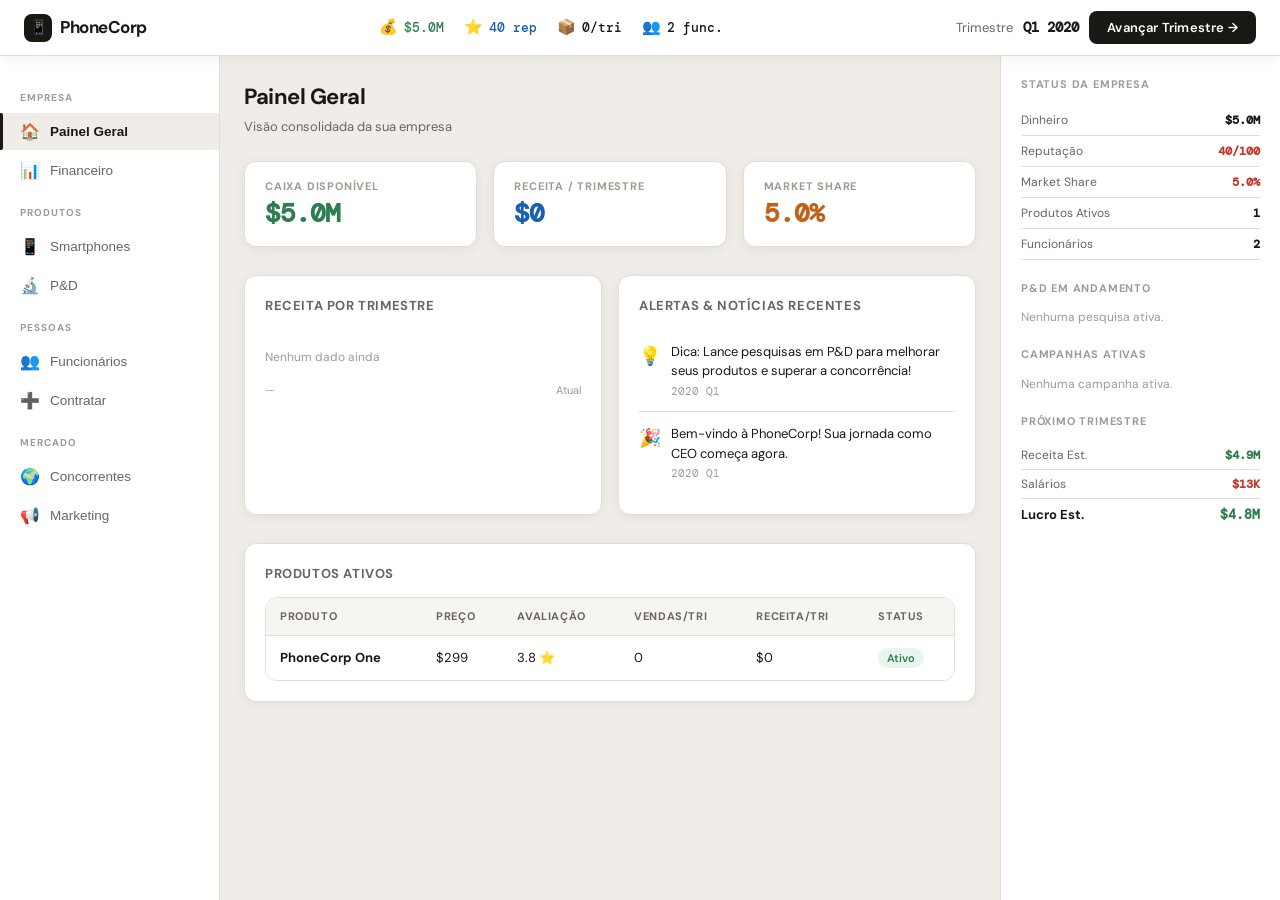
<file: index.html.html>
<!DOCTYPE html>
<html lang="pt-BR">
<head>
<meta charset="UTF-8">
<meta name="viewport" content="width=device-width, initial-scale=1.0">
<title>PhoneCorp — Smartphone Tycoon</title>
<link href="https://fonts.googleapis.com/css2?family=DM+Sans:ital,wght@0,300;0,400;0,500;0,700;1,400&family=DM+Mono:wght@400;500&display=swap" rel="stylesheet">
<style>
  :root {
    --bg: #f0ede8;
    --surface: #ffffff;
    --surface2: #f7f5f2;
    --border: #e2ddd6;
    --text: #1a1814;
    --text2: #6b6560;
    --text3: #a09a93;
    --accent: #1a1814;
    --green: #2d7d4e;
    --green-light: #e8f5ee;
    --red: #c0392b;
    --red-light: #fdecea;
    --blue: #1a5fb4;
    --blue-light: #e8f0fc;
    --yellow: #b8860b;
    --yellow-light: #fdf8e1;
    --orange: #c0621a;
    --orange-light: #fef0e6;
    --radius: 12px;
    --radius-sm: 8px;
    --shadow: 0 2px 12px rgba(0,0,0,0.06);
    --shadow-lg: 0 8px 32px rgba(0,0,0,0.10);
  }

  * { margin: 0; padding: 0; box-sizing: border-box; }

  body {
    font-family: 'DM Sans', sans-serif;
    background: var(--bg);
    color: var(--text);
    min-height: 100vh;
    font-size: 14px;
    line-height: 1.5;
  }

  /* TOP BAR */
  #topbar {
    background: var(--surface);
    border-bottom: 1px solid var(--border);
    padding: 0 24px;
    height: 56px;
    display: flex;
    align-items: center;
    justify-content: space-between;
    position: sticky;
    top: 0;
    z-index: 100;
    box-shadow: var(--shadow);
  }

  .logo {
    font-weight: 700;
    font-size: 17px;
    letter-spacing: -0.5px;
    display: flex;
    align-items: center;
    gap: 8px;
  }
  .logo-icon {
    width: 28px; height: 28px;
    background: var(--accent);
    border-radius: 8px;
    display: flex; align-items: center; justify-content: center;
    color: white; font-size: 14px;
  }

  .stats-bar {
    display: flex;
    gap: 20px;
    align-items: center;
  }
  .stat-item {
    display: flex; align-items: center; gap: 6px;
    font-size: 13px; font-weight: 500;
  }
  .stat-icon { font-size: 15px; }
  .stat-val { font-family: 'DM Mono', monospace; font-size: 13px; font-weight: 500; }
  .stat-val.money { color: var(--green); }
  .stat-val.rep { color: var(--blue); }

  .turn-info {
    display: flex; align-items: center; gap: 10px;
    font-size: 13px; color: var(--text2);
  }
  .turn-num {
    font-family: 'DM Mono', monospace;
    font-weight: 700; font-size: 14px;
    color: var(--text);
  }

  #end-turn-btn {
    background: var(--accent);
    color: white;
    border: none;
    border-radius: var(--radius-sm);
    padding: 8px 18px;
    font-family: 'DM Sans', sans-serif;
    font-size: 13px; font-weight: 600;
    cursor: pointer;
    transition: all 0.15s;
    letter-spacing: 0.2px;
  }
  #end-turn-btn:hover { background: #333; transform: translateY(-1px); box-shadow: 0 4px 12px rgba(0,0,0,0.15); }
  #end-turn-btn:active { transform: translateY(0); }

  /* LAYOUT */
  #main {
    display: grid;
    grid-template-columns: 220px 1fr 280px;
    gap: 0;
    min-height: calc(100vh - 56px);
  }

  /* LEFT NAV */
  #sidenav {
    background: var(--surface);
    border-right: 1px solid var(--border);
    padding: 20px 0;
    display: flex; flex-direction: column; gap: 2px;
  }
  .nav-section-title {
    font-size: 10px; font-weight: 700; letter-spacing: 1px;
    text-transform: uppercase; color: var(--text3);
    padding: 14px 20px 6px;
  }
  .nav-btn {
    display: flex; align-items: center; gap: 10px;
    padding: 9px 20px;
    cursor: pointer;
    border-radius: 0;
    transition: all 0.12s;
    font-size: 13.5px; font-weight: 500;
    color: var(--text2);
    border: none; background: none; width: 100%; text-align: left;
    position: relative;
  }
  .nav-btn:hover { background: var(--surface2); color: var(--text); }
  .nav-btn.active {
    background: var(--bg);
    color: var(--text);
    font-weight: 600;
  }
  .nav-btn.active::before {
    content: '';
    position: absolute; left: 0; top: 0; bottom: 0;
    width: 3px; background: var(--accent);
    border-radius: 0 2px 2px 0;
  }
  .nav-icon { font-size: 16px; width: 20px; text-align: center; }
  .nav-badge {
    margin-left: auto;
    background: var(--red);
    color: white;
    border-radius: 10px;
    font-size: 10px; font-weight: 700;
    padding: 1px 6px;
    min-width: 18px; text-align: center;
  }

  /* CONTENT */
  #content {
    padding: 24px;
    overflow-y: auto;
    max-height: calc(100vh - 56px);
  }

  .page { display: none; }
  .page.active { display: block; }

  .page-title {
    font-size: 22px; font-weight: 700;
    letter-spacing: -0.5px;
    margin-bottom: 4px;
  }
  .page-subtitle {
    color: var(--text2); font-size: 13px;
    margin-bottom: 24px;
  }

  /* CARDS */
  .card {
    background: var(--surface);
    border: 1px solid var(--border);
    border-radius: var(--radius);
    padding: 20px;
    box-shadow: var(--shadow);
  }
  .card-title {
    font-size: 13px; font-weight: 700;
    text-transform: uppercase; letter-spacing: 0.6px;
    color: var(--text2); margin-bottom: 14px;
  }

  .grid-2 { display: grid; grid-template-columns: 1fr 1fr; gap: 16px; }
  .grid-3 { display: grid; grid-template-columns: repeat(3, 1fr); gap: 16px; }

  /* METRICS */
  .metric-card {
    background: var(--surface);
    border: 1px solid var(--border);
    border-radius: var(--radius);
    padding: 16px 20px;
    box-shadow: var(--shadow);
  }
  .metric-label {
    font-size: 11px; font-weight: 700;
    text-transform: uppercase; letter-spacing: 0.8px;
    color: var(--text3); margin-bottom: 6px;
  }
  .metric-value {
    font-size: 26px; font-weight: 700;
    font-family: 'DM Mono', monospace;
    letter-spacing: -1px;
    line-height: 1;
  }
  .metric-delta {
    font-size: 12px; margin-top: 4px;
    display: flex; align-items: center; gap: 4px;
  }
  .delta-up { color: var(--green); }
  .delta-down { color: var(--red); }

  /* PROGRESS BAR */
  .progress-wrap { margin-top: 8px; }
  .progress-label {
    display: flex; justify-content: space-between;
    font-size: 12px; color: var(--text2); margin-bottom: 5px;
  }
  .progress-bar {
    height: 6px; background: var(--border);
    border-radius: 99px; overflow: hidden;
  }
  .progress-fill {
    height: 100%; border-radius: 99px;
    transition: width 0.5s cubic-bezier(0.4,0,0.2,1);
  }
  .fill-green { background: var(--green); }
  .fill-blue { background: var(--blue); }
  .fill-orange { background: var(--orange); }
  .fill-yellow { background: var(--yellow); }

  /* BUTTON */
  .btn {
    border: none; cursor: pointer;
    font-family: 'DM Sans', sans-serif;
    font-weight: 600; font-size: 13px;
    border-radius: var(--radius-sm);
    padding: 9px 16px;
    transition: all 0.15s;
    display: inline-flex; align-items: center; gap: 6px;
  }
  .btn-primary { background: var(--accent); color: white; }
  .btn-primary:hover { background: #333; transform: translateY(-1px); box-shadow: 0 4px 12px rgba(0,0,0,0.15); }
  .btn-secondary { background: var(--surface2); color: var(--text); border: 1px solid var(--border); }
  .btn-secondary:hover { background: var(--border); }
  .btn-green { background: var(--green); color: white; }
  .btn-green:hover { background: #236040; }
  .btn-red { background: var(--red); color: white; }
  .btn-sm { padding: 6px 12px; font-size: 12px; }
  .btn:disabled { opacity: 0.4; cursor: not-allowed; transform: none !important; box-shadow: none !important; }

  /* TAGS / BADGES */
  .badge {
    display: inline-flex; align-items: center; gap: 4px;
    padding: 2px 9px;
    border-radius: 99px;
    font-size: 11px; font-weight: 600;
  }
  .badge-green { background: var(--green-light); color: var(--green); }
  .badge-red { background: var(--red-light); color: var(--red); }
  .badge-blue { background: var(--blue-light); color: var(--blue); }
  .badge-yellow { background: var(--yellow-light); color: var(--yellow); }
  .badge-orange { background: var(--orange-light); color: var(--orange); }

  /* TABLE */
  .table-wrap { overflow: hidden; border-radius: var(--radius); border: 1px solid var(--border); }
  table { width: 100%; border-collapse: collapse; background: var(--surface); }
  thead th {
    background: var(--surface2);
    padding: 10px 14px;
    font-size: 11px; font-weight: 700;
    text-transform: uppercase; letter-spacing: 0.6px;
    color: var(--text2); text-align: left;
    border-bottom: 1px solid var(--border);
  }
  tbody td { padding: 12px 14px; border-bottom: 1px solid var(--border); font-size: 13px; }
  tbody tr:last-child td { border-bottom: none; }
  tbody tr:hover td { background: var(--surface2); }

  /* PRODUCT CARD */
  .product-card {
    background: var(--surface);
    border: 1px solid var(--border);
    border-radius: var(--radius);
    padding: 18px;
    box-shadow: var(--shadow);
    transition: all 0.15s;
  }
  .product-card:hover { box-shadow: var(--shadow-lg); transform: translateY(-2px); }
  .product-header { display: flex; justify-content: space-between; align-items: flex-start; margin-bottom: 12px; }
  .product-name { font-size: 15px; font-weight: 700; }
  .product-gen { font-size: 11px; color: var(--text3); margin-top: 2px; }
  .product-specs { display: flex; flex-direction: column; gap: 6px; margin-bottom: 14px; }
  .spec-row { display: flex; justify-content: space-between; font-size: 12px; }
  .spec-label { color: var(--text2); }
  .spec-val { font-weight: 600; font-family: 'DM Mono', monospace; font-size: 11px; }
  .product-actions { display: flex; gap: 8px; }

  /* EMPLOYEE CARD */
  .emp-card {
    background: var(--surface);
    border: 1px solid var(--border);
    border-radius: var(--radius);
    padding: 16px;
    display: flex; align-items: center; gap: 14px;
    box-shadow: var(--shadow);
  }
  .emp-avatar {
    width: 44px; height: 44px;
    border-radius: 50%;
    background: var(--surface2);
    display: flex; align-items: center; justify-content: center;
    font-size: 22px;
    border: 2px solid var(--border);
    flex-shrink: 0;
  }
  .emp-name { font-size: 14px; font-weight: 600; }
  .emp-role { font-size: 11px; color: var(--text3); text-transform: uppercase; letter-spacing: 0.5px; }
  .emp-salary { font-size: 12px; color: var(--text2); margin-top: 4px; font-family: 'DM Mono', monospace; }
  .emp-skill-wrap { margin-top: 8px; display: flex; flex-direction: column; gap: 3px; }
  .emp-skill-row { display: flex; justify-content: space-between; align-items: center; font-size: 11px; color: var(--text2); }
  .emp-skill-bar { width: 80px; height: 4px; background: var(--border); border-radius: 99px; overflow: hidden; }
  .emp-skill-fill { height: 100%; border-radius: 99px; background: var(--blue); }
  .emp-actions { margin-left: auto; }

  /* MARKET COMPETITORS */
  .comp-row {
    display: flex; align-items: center; gap: 14px;
    padding: 12px 0;
    border-bottom: 1px solid var(--border);
  }
  .comp-row:last-child { border-bottom: none; }
  .comp-logo {
    width: 40px; height: 40px;
    border-radius: 10px;
    display: flex; align-items: center; justify-content: center;
    font-size: 20px; flex-shrink: 0;
  }
  .comp-name { font-size: 14px; font-weight: 600; }
  .comp-share { font-family: 'DM Mono', monospace; font-size: 12px; color: var(--text2); }
  .comp-bar-wrap { flex: 1; }
  .comp-bar { height: 8px; border-radius: 99px; transition: width 0.6s; }

  /* R&D */
  .research-card {
    background: var(--surface);
    border: 1px solid var(--border);
    border-radius: var(--radius);
    padding: 18px;
    box-shadow: var(--shadow);
  }
  .research-name { font-size: 14px; font-weight: 600; margin-bottom: 4px; }
  .research-desc { font-size: 12px; color: var(--text2); margin-bottom: 12px; }
  .research-cost { font-family: 'DM Mono', monospace; font-size: 12px; color: var(--text2); }

  /* NEWS FEED */
  .news-item {
    padding: 12px 0;
    border-bottom: 1px solid var(--border);
    display: flex; gap: 10px; align-items: flex-start;
  }
  .news-item:last-child { border-bottom: none; }
  .news-icon { font-size: 18px; flex-shrink: 0; margin-top: 1px; }
  .news-text { font-size: 13px; line-height: 1.5; }
  .news-turn { font-size: 11px; color: var(--text3); margin-top: 2px; font-family: 'DM Mono', monospace; }

  /* RIGHT PANEL */
  #rightpanel {
    background: var(--surface);
    border-left: 1px solid var(--border);
    padding: 20px;
    overflow-y: auto;
    max-height: calc(100vh - 56px);
    display: flex; flex-direction: column; gap: 20px;
  }
  .panel-section-title {
    font-size: 11px; font-weight: 700;
    text-transform: uppercase; letter-spacing: 0.8px;
    color: var(--text3); margin-bottom: 12px;
  }

  /* TOAST */
  #toast-container {
    position: fixed; bottom: 24px; right: 24px;
    display: flex; flex-direction: column; gap: 8px;
    z-index: 999;
  }
  .toast {
    background: var(--text);
    color: white;
    padding: 12px 18px;
    border-radius: var(--radius-sm);
    font-size: 13px;
    box-shadow: var(--shadow-lg);
    animation: toast-in 0.25s ease;
    display: flex; align-items: center; gap: 8px;
    max-width: 320px;
  }
  .toast.success { background: var(--green); }
  .toast.error { background: var(--red); }
  .toast.info { background: var(--blue); }
  @keyframes toast-in {
    from { opacity: 0; transform: translateY(12px); }
    to { opacity: 1; transform: translateY(0); }
  }

  /* MODAL */
  #modal-overlay {
    display: none; position: fixed; inset: 0;
    background: rgba(0,0,0,0.3); backdrop-filter: blur(3px);
    z-index: 200;
    align-items: center; justify-content: center;
  }
  #modal-overlay.open { display: flex; }
  .modal-box {
    background: var(--surface);
    border-radius: 16px;
    padding: 28px;
    width: 480px; max-width: 95vw;
    box-shadow: var(--shadow-lg);
    animation: modal-in 0.2s ease;
  }
  @keyframes modal-in {
    from { opacity: 0; transform: scale(0.95) translateY(10px); }
    to { opacity: 1; transform: none; }
  }
  .modal-title { font-size: 18px; font-weight: 700; margin-bottom: 6px; }
  .modal-desc { font-size: 13px; color: var(--text2); margin-bottom: 20px; }
  .modal-row { display: flex; justify-content: space-between; align-items: center; padding: 8px 0; border-bottom: 1px solid var(--border); }
  .modal-row:last-of-type { border-bottom: none; margin-bottom: 18px; }
  .modal-label { font-size: 13px; font-weight: 500; }
  .modal-val { font-family: 'DM Mono', monospace; font-size: 13px; font-weight: 600; }
  .modal-actions { display: flex; gap: 10px; justify-content: flex-end; }

  input[type="range"] {
    width: 100%; accent-color: var(--accent);
  }

  .slider-group { margin-bottom: 16px; }
  .slider-label { display: flex; justify-content: space-between; font-size: 13px; margin-bottom: 6px; }
  .slider-label span:last-child { font-family: 'DM Mono', monospace; font-weight: 600; }

  /* SECTION SPACING */
  .section { margin-bottom: 28px; }

  /* Scrollbar */
  ::-webkit-scrollbar { width: 6px; }
  ::-webkit-scrollbar-track { background: transparent; }
  ::-webkit-scrollbar-thumb { background: var(--border); border-radius: 99px; }
  ::-webkit-scrollbar-thumb:hover { background: var(--text3); }

  /* CHART-LIKE visualization */
  .mini-chart {
    display: flex; align-items: flex-end; gap: 3px;
    height: 48px; margin-top: 8px;
  }
  .chart-bar {
    flex: 1; background: var(--blue-light);
    border-radius: 3px 3px 0 0;
    border-bottom: 2px solid var(--blue);
    min-height: 4px;
    transition: height 0.4s;
    position: relative;
  }
  .chart-bar:hover { background: var(--blue); cursor: default; }
  .chart-bar.current { background: var(--blue); }

  /* Donut */
  .market-donut { position: relative; width: 100px; height: 100px; margin: 0 auto 14px; }
  .market-donut svg { transform: rotate(-90deg); }
  .donut-center {
    position: absolute; inset: 0;
    display: flex; flex-direction: column; align-items: center; justify-content: center;
    font-family: 'DM Mono', monospace;
  }
  .donut-pct { font-size: 20px; font-weight: 700; line-height: 1; }
  .donut-label { font-size: 10px; color: var(--text3); }

  /* Market legend */
  .market-legend { display: flex; flex-direction: column; gap: 6px; }
  .legend-item { display: flex; align-items: center; gap: 8px; font-size: 12px; }
  .legend-dot { width: 10px; height: 10px; border-radius: 50%; flex-shrink: 0; }
</style>
</head>
<body>

<!-- TOP BAR -->
<div id="topbar">
  <div class="logo">
    <div class="logo-icon">📱</div>
    PhoneCorp
  </div>
  <div class="stats-bar">
    <div class="stat-item">
      <span class="stat-icon">💰</span>
      <span class="stat-val money" id="stat-money">$0</span>
    </div>
    <div class="stat-item">
      <span class="stat-icon">⭐</span>
      <span class="stat-val rep" id="stat-rep">0</span>
    </div>
    <div class="stat-item">
      <span class="stat-icon">📦</span>
      <span class="stat-val" id="stat-sales">0/tri</span>
    </div>
    <div class="stat-item">
      <span class="stat-icon">👥</span>
      <span class="stat-val" id="stat-emps">0</span>
    </div>
  </div>
  <div class="turn-info">
    <span>Trimestre</span>
    <span class="turn-num" id="turn-display">Q1 2020</span>
    <button id="end-turn-btn" onclick="endTurn()">Avançar Trimestre →</button>
  </div>
</div>

<!-- MAIN -->
<div id="main">
  <!-- LEFT NAV -->
  <nav id="sidenav">
    <div class="nav-section-title">Empresa</div>
    <button class="nav-btn active" onclick="showPage('dashboard')" data-page="dashboard">
      <span class="nav-icon">🏠</span> Painel Geral
    </button>
    <button class="nav-btn" onclick="showPage('finances')" data-page="finances">
      <span class="nav-icon">📊</span> Financeiro
    </button>

    <div class="nav-section-title">Produtos</div>
    <button class="nav-btn" onclick="showPage('products')" data-page="products">
      <span class="nav-icon">📱</span> Smartphones
    </button>
    <button class="nav-btn" onclick="showPage('research')" data-page="research">
      <span class="nav-icon">🔬</span> P&D
      <span class="nav-badge" id="rd-badge" style="display:none">!</span>
    </button>

    <div class="nav-section-title">Pessoas</div>
    <button class="nav-btn" onclick="showPage('employees')" data-page="employees">
      <span class="nav-icon">👥</span> Funcionários
    </button>
    <button class="nav-btn" onclick="showPage('hire')" data-page="hire">
      <span class="nav-icon">➕</span> Contratar
    </button>

    <div class="nav-section-title">Mercado</div>
    <button class="nav-btn" onclick="showPage('market')" data-page="market">
      <span class="nav-icon">🌍</span> Concorrentes
    </button>
    <button class="nav-btn" onclick="showPage('marketing')" data-page="marketing">
      <span class="nav-icon">📢</span> Marketing
    </button>
  </nav>

  <!-- CONTENT -->
  <div id="content">

    <!-- DASHBOARD -->
    <div class="page active" id="page-dashboard">
      <div class="page-title">Painel Geral</div>
      <div class="page-subtitle">Visão consolidada da sua empresa</div>

      <div class="grid-3 section" id="dash-metrics"></div>

      <div class="grid-2 section">
        <div class="card">
          <div class="card-title">Receita por Trimestre</div>
          <div class="mini-chart" id="revenue-chart"></div>
          <div style="display:flex;justify-content:space-between;font-size:11px;color:var(--text3);margin-top:4px">
            <span id="chart-start-label">—</span>
            <span id="chart-end-label">Atual</span>
          </div>
        </div>
        <div class="card">
          <div class="card-title">Alertas & Notícias Recentes</div>
          <div id="news-feed"></div>
        </div>
      </div>

      <div class="section">
        <div class="card">
          <div class="card-title">Produtos Ativos</div>
          <div id="dash-products"></div>
        </div>
      </div>
    </div>

    <!-- FINANCES -->
    <div class="page" id="page-finances">
      <div class="page-title">Financeiro</div>
      <div class="page-subtitle">Receita, custos e fluxo de caixa</div>
      <div class="grid-3 section" id="fin-metrics"></div>
      <div class="section">
        <div class="card">
          <div class="card-title">Histórico de Resultados</div>
          <div class="table-wrap">
            <table>
              <thead><tr><th>Trimestre</th><th>Receita</th><th>Custos</th><th>Lucro</th><th>Market Share</th></tr></thead>
              <tbody id="fin-history"></tbody>
            </table>
          </div>
        </div>
      </div>
    </div>

    <!-- PRODUCTS -->
    <div class="page" id="page-products">
      <div class="page-title">Smartphones</div>
      <div class="page-subtitle">Gerencie seu portfólio de produtos</div>
      <div style="margin-bottom:16px; display:flex; justify-content:flex-end;">
        <button class="btn btn-primary" onclick="openNewProductModal()">+ Lançar Novo Produto</button>
      </div>
      <div class="grid-2" id="products-grid"></div>
    </div>

    <!-- RESEARCH -->
    <div class="page" id="page-research">
      <div class="page-title">Pesquisa & Desenvolvimento</div>
      <div class="page-subtitle">Invista em tecnologias para melhorar seus produtos</div>
      <div style="margin-bottom:16px;" id="rd-current-info"></div>
      <div class="grid-2" id="research-grid"></div>
    </div>

    <!-- EMPLOYEES -->
    <div class="page" id="page-employees">
      <div class="page-title">Equipe</div>
      <div class="page-subtitle">Seus colaboradores atuais</div>
      <div id="employees-list" style="display:flex;flex-direction:column;gap:12px;"></div>
    </div>

    <!-- HIRE -->
    <div class="page" id="page-hire">
      <div class="page-title">Contratar</div>
      <div class="page-subtitle">Candidatos disponíveis no mercado</div>
      <button class="btn btn-secondary btn-sm" onclick="refreshCandidates()" style="margin-bottom:16px;">🔄 Atualizar candidatos</button>
      <div id="hire-list" style="display:flex;flex-direction:column;gap:12px;"></div>
    </div>

    <!-- MARKET -->
    <div class="page" id="page-market">
      <div class="page-title">Análise de Mercado</div>
      <div class="page-subtitle">Monitoramento da concorrência</div>
      <div class="grid-2 section">
        <div class="card" id="market-share-card"></div>
        <div class="card" id="competitor-cards"></div>
      </div>
      <div class="section">
        <div class="card">
          <div class="card-title">Produtos da Concorrência</div>
          <div class="table-wrap">
            <table>
              <thead><tr><th>Empresa</th><th>Produto</th><th>Preço</th><th>Avaliação</th><th>Spec</th></tr></thead>
              <tbody id="comp-products-table"></tbody>
            </table>
          </div>
        </div>
      </div>
    </div>

    <!-- MARKETING -->
    <div class="page" id="page-marketing">
      <div class="page-title">Marketing</div>
      <div class="page-subtitle">Campanhas para aumentar vendas e reconhecimento de marca</div>
      <div id="marketing-campaigns"></div>
    </div>

  </div><!-- end content -->

  <!-- RIGHT PANEL -->
  <div id="rightpanel">
    <div>
      <div class="panel-section-title">Status da Empresa</div>
      <div id="rp-status"></div>
    </div>
    <div>
      <div class="panel-section-title">P&D em Andamento</div>
      <div id="rp-rd"></div>
    </div>
    <div>
      <div class="panel-section-title">Campanhas Ativas</div>
      <div id="rp-campaigns"></div>
    </div>
    <div>
      <div class="panel-section-title">Próximo Trimestre</div>
      <div id="rp-forecast"></div>
    </div>
  </div>
</div>

<!-- TOAST -->
<div id="toast-container"></div>

<!-- MODAL OVERLAY -->
<div id="modal-overlay">
  <div class="modal-box" id="modal-box"></div>
</div>

<script>
// ==============================
// GAME STATE
// ==============================
const G = {
  turn: 1,
  money: 5000000,
  reputation: 40,
  year: 2020, quarter: 1,

  // Tech unlocks
  tech: {
    camera: 1, processor: 1, battery: 1, display: 1,
    software: 1, connectivity: 1
  },
  // Active R&D
  activeRD: null, // { key, name, turnsLeft, totalTurns }

  // Marketing
  campaigns: [],

  // Products
  products: [],
  nextProductId: 1,

  // Employees
  employees: [],
  candidates: [],

  // Competitors
  competitors: [
    { id: 'nexus', name: 'Nexus Tech', emoji: '🔵', color: '#1a5fb4', share: 28, rep: 72, money: 20000000,
      products: [{ name: 'Nexus X10', price: 699, rating: 7.8, spec: 65 }], aggression: 0.6 },
    { id: 'orion', name: 'Orion Mobile', emoji: '🟠', color: '#c0621a', share: 22, rep: 58, money: 15000000,
      products: [{ name: 'Orion Pro', price: 549, rating: 6.9, spec: 55 }], aggression: 0.4 },
    { id: 'stellar', name: 'Stellar Devices', emoji: '🟣', color: '#7e4bb5', share: 18, rep: 65, money: 12000000,
      products: [{ name: 'Stellar S5', price: 799, rating: 8.1, spec: 70 }], aggression: 0.7 },
  ],
  playerShare: 5,

  // History
  revenueHistory: [],
  finHistory: [],
  news: [],
  totalRevenue: 0,
  totalSales: 0,
};

// ==============================
// HELPERS
// ==============================
const fmt = {
  money: v => {
    if (Math.abs(v) >= 1e6) return (v/1e6).toFixed(1) + 'M';
    if (Math.abs(v) >= 1e3) return (v/1e3).toFixed(0) + 'K';
    return v.toFixed(0);
  },
  moneyFull: v => '$' + fmt.money(v),
  pct: v => v.toFixed(1) + '%',
  num: v => Number(v).toLocaleString('pt-BR'),
};

function rand(min, max) { return Math.floor(Math.random() * (max - min + 1)) + min; }
function randF(min, max) { return Math.random() * (max - min) + min; }
function clamp(v, min, max) { return Math.max(min, Math.min(max, v)); }

function showPage(name) {
  document.querySelectorAll('.page').forEach(p => p.classList.remove('active'));
  document.getElementById('page-' + name).classList.add('active');
  document.querySelectorAll('.nav-btn').forEach(b => {
    b.classList.toggle('active', b.dataset.page === name);
  });
  renderPage(name);
}

function toast(msg, type = '') {
  const c = document.getElementById('toast-container');
  const t = document.createElement('div');
  t.className = 'toast ' + type;
  t.textContent = msg;
  c.appendChild(t);
  setTimeout(() => t.remove(), 3500);
}

function openModal(html) {
  document.getElementById('modal-box').innerHTML = html;
  document.getElementById('modal-overlay').classList.add('open');
}
function closeModal() { document.getElementById('modal-overlay').classList.remove('open'); }
document.getElementById('modal-overlay').addEventListener('click', e => {
  if (e.target === document.getElementById('modal-overlay')) closeModal();
});

function addNews(icon, text) {
  G.news.unshift({ icon, text, turn: `${G.year} Q${G.quarter}` });
  if (G.news.length > 20) G.news.pop();
}

// ==============================
// QUARTER LABEL
// ==============================
function quarterLabel(t) {
  const q = ((t - 1) % 4) + 1;
  const y = 2020 + Math.floor((t - 1) / 4);
  return `Q${q} ${y}`;
}

// ==============================
// PRODUCT SYSTEM
// ==============================
const PRODUCT_TIERS = ['Budget', 'Mid-Range', 'Premium', 'Flagship'];

function productScore(p) {
  let s = (p.camera + p.processor + p.battery + p.display + p.software + p.connectivity) / 6;
  return Math.round(s * 10) / 10;
}

function productRating(p) {
  let base = productScore(p) / 10;
  // bonus from employees
  const devs = G.employees.filter(e => e.role === 'Engenheiro');
  if (devs.length) base += devs.reduce((a,e) => a + e.skill, 0) / devs.length * 0.005;
  return clamp(+(base * 10).toFixed(1), 1, 10);
}

function productSales(p) {
  if (!p.active) return 0;
  const rating = productRating(p);
  const mktBonus = G.campaigns.filter(c => c.active && c.type === 'sales').reduce((a,c) => a + c.boost, 0);
  const salesTeam = G.employees.filter(e => e.role === 'Vendas');
  const salesBonus = salesTeam.reduce((a,e) => a + e.skill * 0.003, 0);
  let base = (rating * 4000 - p.price * 3) * (1 + mktBonus + salesBonus);
  base *= (1 + G.playerShare / 200); // network effect
  return Math.max(100, Math.round(base));
}

// ==============================
// R&D DEFINITIONS
// ==============================
const RD_ITEMS = [
  { key: 'camera', name: '📷 Câmera Avançada', desc: 'Melhora significativamente a qualidade fotográfica', cost: 800000, turns: 3, effect: () => { G.tech.camera = Math.min(10, G.tech.camera + 2); addNews('📷', 'P&D: Câmera Avançada desbloqueada! +2 nível de câmera.'); }},
  { key: 'processor', name: '⚡ Chip de Alta Performance', desc: 'Processador mais rápido e eficiente', cost: 1200000, turns: 4, effect: () => { G.tech.processor = Math.min(10, G.tech.processor + 2); addNews('⚡', 'P&D: Chip de Alta Performance desbloqueado!'); }},
  { key: 'battery', name: '🔋 Bateria de Longa Duração', desc: 'Tecnologia de bateria superior', cost: 600000, turns: 2, effect: () => { G.tech.battery = Math.min(10, G.tech.battery + 2); addNews('🔋', 'P&D: Bateria aprimorada desbloqueada!'); }},
  { key: 'display', name: '🖥️ Display OLED Premium', desc: 'Tela de alta resolução com melhor claridade', cost: 900000, turns: 3, effect: () => { G.tech.display = Math.min(10, G.tech.display + 2); addNews('🖥️', 'P&D: Display OLED desbloqueado!'); }},
  { key: 'software', name: '💻 OS Otimizado', desc: 'Software mais fluido e intuitivo', cost: 700000, turns: 2, effect: () => { G.tech.software = Math.min(10, G.tech.software + 2); addNews('💻', 'P&D: OS Otimizado desbloqueado!'); }},
  { key: 'connectivity', name: '📡 5G Ultra', desc: 'Conectividade de próxima geração', cost: 1500000, turns: 5, effect: () => { G.tech.connectivity = Math.min(10, G.tech.connectivity + 3); addNews('📡', 'P&D: 5G Ultra desbloqueado!'); }},
  { key: 'ai', name: '🤖 IA Embarcada', desc: 'Inteligência artificial nos recursos do aparelho', cost: 2000000, turns: 5, effect: () => { Object.keys(G.tech).forEach(k => G.tech[k] = Math.min(10, G.tech[k] + 1)); addNews('🤖', 'P&D: IA Embarcada desbloqueada! +1 em todas as tecnologias!'); }},
];

// ==============================
// MARKETING CAMPAIGNS
// ==============================
const CAMPAIGN_DEFS = [
  { id: 'sm', name: '📱 Redes Sociais', desc: 'Campanha viral nas redes sociais', cost: 200000, turns: 3, type: 'sales', boost: 0.15, repBoost: 5 },
  { id: 'tv', name: '📺 Campanha de TV', desc: 'Anúncios em horário nobre', cost: 500000, turns: 2, type: 'sales', boost: 0.25, repBoost: 8 },
  { id: 'inf', name: '🌟 Influenciadores', desc: 'Parceria com influenciadores top', cost: 350000, turns: 3, type: 'sales', boost: 0.20, repBoost: 12 },
  { id: 'pr', name: '📰 Relações Públicas', desc: 'Press releases e eventos de lançamento', cost: 150000, turns: 2, type: 'rep', boost: 0.05, repBoost: 20 },
  { id: 'promo', name: '💸 Promoção de Preço', desc: 'Descontos temporários para impulsionar vendas', cost: 100000, turns: 1, type: 'sales', boost: 0.30, repBoost: 2 },
];

// ==============================
// EMPLOYEE SYSTEM
// ==============================
const EMPLOYEE_ROLES = ['Engenheiro', 'Designer', 'Vendas', 'Marketing', 'Gerente'];
const EMPLOYEE_EMOJIS = { 'Engenheiro': '👨‍💻', 'Designer': '🎨', 'Vendas': '💼', 'Marketing': '📢', 'Gerente': '👔' };
const NAMES = ['Lucas', 'Ana', 'Pedro', 'Julia', 'Carlos', 'Maria', 'Rafael', 'Fernanda', 'Gabriel', 'Beatriz',
               'Thiago', 'Camila', 'Felipe', 'Larissa', 'Bruno', 'Mariana', 'Rodrigo', 'Amanda', 'Leonardo', 'Sofia'];

function genEmployee(level = 1) {
  const role = EMPLOYEE_ROLES[rand(0, EMPLOYEE_ROLES.length - 1)];
  const skill = clamp(rand(30 + level * 5, 60 + level * 8), 10, 99);
  const base = { 'Engenheiro': 8000, 'Designer': 6000, 'Vendas': 5000, 'Marketing': 5500, 'Gerente': 10000 }[role];
  return {
    id: Math.random().toString(36).slice(2),
    name: NAMES[rand(0, NAMES.length - 1)] + ' ' + String.fromCharCode(65 + rand(0, 25)) + '.',
    role, skill,
    salary: Math.round(base * (0.8 + skill / 200)),
    emoji: EMPLOYEE_EMOJIS[role],
    morale: rand(60, 90),
  };
}

function refreshCandidates() {
  G.candidates = Array.from({ length: 5 }, () => genEmployee(G.turn));
  renderPage('hire');
}

// ==============================
// COMPETITOR AI
// ==============================
function runCompetitorAI() {
  G.competitors.forEach(c => {
    // Invest
    c.money += rand(500000, 2000000);
    // Maybe upgrade product
    if (Math.random() < c.aggression * 0.4) {
      const prod = c.products[0];
      prod.spec = clamp(prod.spec + rand(1, 5), 10, 98);
      prod.rating = clamp(+(prod.spec / 10 * 0.95 + randF(0, 0.3)).toFixed(1), 1, 10);
      // Maybe launch new product
      if (Math.random() < 0.15 && c.products.length < 3) {
        const newProd = { name: c.name.split(' ')[0] + ' ' + ['Alpha', 'Ultra', 'Max', 'Pro+', 'Lite', 'Neo'][rand(0, 5)],
          price: rand(399, 999), rating: +(randF(6, 9)).toFixed(1), spec: rand(55, 85) };
        c.products.push(newProd);
        addNews('⚠️', `${c.name} lançou um novo produto: ${newProd.name}!`);
      }
    }
    // Price adjustment
    c.products.forEach(p => {
      p.price = clamp(p.price + rand(-30, 30), 199, 1499);
    });
    // Market share fluctuation
    const delta = randF(-2, 2) * c.aggression;
    c.share = clamp(c.share + delta, 2, 45);
  });

  // Rebalance shares
  const total = G.competitors.reduce((a,c) => a + c.share, 0) + G.playerShare;
  if (total > 100) {
    const excess = total - 100;
    G.competitors.forEach(c => c.share -= excess * (c.share / total));
  }
}

// ==============================
// END TURN
// ==============================
function endTurn() {
  // Expenses
  const salaries = G.employees.reduce((a, e) => a + e.salary, 0);
  const campaignCosts = G.campaigns.filter(c => c.active).reduce((a,c) => a + c.monthlyCost, 0);
  const totalCosts = salaries + campaignCosts;

  // Revenue
  let quarterRevenue = 0;
  let quarterSales = 0;
  G.products.forEach(p => {
    if (p.active) {
      const sales = productSales(p);
      const rev = sales * p.price;
      p.lastSales = sales;
      p.lastRevenue = rev;
      quarterRevenue += rev;
      quarterSales += sales;
    }
  });

  // Profit
  const profit = quarterRevenue - totalCosts;
  G.money += profit;
  G.totalRevenue += quarterRevenue;
  G.totalSales += quarterSales;

  // Reputation
  const mktRep = G.campaigns.filter(c => c.active).reduce((a,c) => a + c.repBoost, 0);
  const avgRating = G.products.filter(p=>p.active).length
    ? G.products.filter(p=>p.active).reduce((a,p) => a + productRating(p), 0) / G.products.filter(p=>p.active).length
    : 0;
  G.reputation = clamp(G.reputation + (avgRating - 5) * 0.5 + mktRep * 0.1, 0, 100);

  // Market share
  if (G.products.some(p => p.active)) {
    const shareGain = (quarterRevenue / 5000000) * 0.8;
    G.playerShare = clamp(G.playerShare + shareGain - 0.3, 0.5, 60);
    // Steal from competitors
    const steal = shareGain * 0.3;
    G.competitors.forEach(c => c.share = Math.max(2, c.share - steal / G.competitors.length));
  }

  // Advance R&D
  if (G.activeRD) {
    G.activeRD.turnsLeft--;
    if (G.activeRD.turnsLeft <= 0) {
      const rd = RD_ITEMS.find(r => r.key === G.activeRD.key);
      if (rd) rd.effect();
      G.activeRD = null;
      toast('🔬 Pesquisa concluída!', 'success');
    }
  }

  // Tick campaigns
  G.campaigns.forEach(c => {
    if (c.active) { c.turnsLeft--; if (c.turnsLeft <= 0) c.active = false; }
  });
  G.campaigns = G.campaigns.filter(c => c.active || c.turnsLeft > 0);

  // Competitor AI
  runCompetitorAI();

  // History
  G.revenueHistory.push(quarterRevenue);
  if (G.revenueHistory.length > 8) G.revenueHistory.shift();

  G.finHistory.push({
    label: quarterLabel(G.turn),
    revenue: quarterRevenue,
    costs: totalCosts,
    profit,
    share: G.playerShare,
  });

  // News
  if (profit > 0) addNews('📈', `Q${G.quarter} ${G.year}: Lucro de ${fmt.moneyFull(profit)}!`);
  else addNews('📉', `Q${G.quarter} ${G.year}: Prejuízo de ${fmt.moneyFull(Math.abs(profit))}.`);

  if (G.money < 500000) addNews('⚠️', 'ATENÇÃO: Caixa baixo! Menos de $500K disponível.');
  if (G.money < 0) { toast('💸 Falência iminente! Saldo negativo.', 'error'); }

  // Advance time
  G.turn++;
  G.quarter = ((G.turn - 1) % 4) + 1;
  G.year = 2020 + Math.floor((G.turn - 1) / 4);

  updateTopBar();
  renderCurrentPage();
  toast(`✅ Q${G.quarter} ${G.year} concluído — ${profit >= 0 ? '+' : ''}${fmt.moneyFull(profit)}`, profit >= 0 ? 'success' : 'error');
}

// ==============================
// TOP BAR UPDATE
// ==============================
function updateTopBar() {
  document.getElementById('stat-money').textContent = '$' + fmt.money(G.money);
  document.getElementById('stat-rep').textContent = G.reputation.toFixed(0) + ' rep';
  const activeSales = G.products.filter(p=>p.active).reduce((a,p) => a + (p.lastSales||0), 0);
  document.getElementById('stat-sales').textContent = fmt.num(activeSales) + '/tri';
  document.getElementById('stat-emps').textContent = G.employees.length + ' func.';
  document.getElementById('turn-display').textContent = `Q${G.quarter} ${G.year}`;
}

// ==============================
// RENDER PAGES
// ==============================
let currentPage = 'dashboard';

function renderCurrentPage() { renderPage(currentPage); }

function renderPage(name) {
  currentPage = name;
  if (name === 'dashboard') renderDashboard();
  if (name === 'finances') renderFinances();
  if (name === 'products') renderProducts();
  if (name === 'research') renderResearch();
  if (name === 'employees') renderEmployees();
  if (name === 'hire') renderHire();
  if (name === 'market') renderMarket();
  if (name === 'marketing') renderMarketing();
  renderRightPanel();
}

// ---- DASHBOARD ----
function renderDashboard() {
  const totalRev = G.products.filter(p=>p.active).reduce((a,p) => a + (p.lastRevenue||0), 0);
  const salaries = G.employees.reduce((a,e) => a + e.salary, 0);
  const campaignCosts = G.campaigns.filter(c => c.active).reduce((a,c) => a + c.monthlyCost, 0);

  const metrics = [
    { label: 'Caixa Disponível', val: '$' + fmt.money(G.money), delta: '', color: G.money > 1000000 ? 'var(--green)' : 'var(--red)' },
    { label: 'Receita / Trimestre', val: '$' + fmt.money(totalRev), delta: G.revenueHistory.length > 1 ? (totalRev > G.revenueHistory[G.revenueHistory.length-2] ? '▲' : '▼') : '', color: 'var(--blue)' },
    { label: 'Market Share', val: G.playerShare.toFixed(1) + '%', delta: '', color: 'var(--orange)' },
  ];
  document.getElementById('dash-metrics').innerHTML = metrics.map(m => `
    <div class="metric-card">
      <div class="metric-label">${m.label}</div>
      <div class="metric-value" style="color:${m.color}">${m.val}</div>
      <div class="metric-delta" style="color:${m.color}">${m.delta}</div>
    </div>`).join('');

  // Chart
  const ch = document.getElementById('revenue-chart');
  const maxR = Math.max(...G.revenueHistory, 1);
  ch.innerHTML = G.revenueHistory.map((v, i) => {
    const h = Math.max(8, Math.round((v / maxR) * 44));
    const isCurrent = i === G.revenueHistory.length - 1;
    return `<div class="chart-bar ${isCurrent ? 'current' : ''}" style="height:${h}px;" title="${fmt.moneyFull(v)}"></div>`;
  }).join('') || '<div style="color:var(--text3);font-size:12px;padding:12px 0">Nenhum dado ainda</div>';

  if (G.revenueHistory.length > 0) {
    document.getElementById('chart-start-label').textContent = quarterLabel(Math.max(1, G.turn - G.revenueHistory.length));
  }

  // News
  const nf = document.getElementById('news-feed');
  if (G.news.length === 0) {
    nf.innerHTML = '<div style="color:var(--text3);font-size:13px;padding:8px 0">Nenhuma notícia ainda.</div>';
  } else {
    nf.innerHTML = G.news.slice(0, 5).map(n => `
      <div class="news-item">
        <div class="news-icon">${n.icon}</div>
        <div><div class="news-text">${n.text}</div><div class="news-turn">${n.turn}</div></div>
      </div>`).join('');
  }

  // Products summary
  const dp = document.getElementById('dash-products');
  if (!G.products.length) {
    dp.innerHTML = '<div style="color:var(--text3);font-size:13px;padding:8px 0">Nenhum produto lançado. Vá para Smartphones para lançar seu primeiro!</div>';
  } else {
    dp.innerHTML = `<div class="table-wrap"><table>
      <thead><tr><th>Produto</th><th>Preço</th><th>Avaliação</th><th>Vendas/tri</th><th>Receita/tri</th><th>Status</th></tr></thead>
      <tbody>${G.products.map(p => `<tr>
        <td><strong>${p.name}</strong></td>
        <td>$${p.price}</td>
        <td>${productRating(p).toFixed(1)} ⭐</td>
        <td>${fmt.num(p.lastSales || 0)}</td>
        <td>${fmt.moneyFull(p.lastRevenue || 0)}</td>
        <td>${p.active ? '<span class="badge badge-green">Ativo</span>' : '<span class="badge badge-red">Inativo</span>'}</td>
      </tr>`).join('')}</tbody>
    </table></div>`;
  }
}

// ---- FINANCES ----
function renderFinances() {
  const totalRev = G.products.filter(p=>p.active).reduce((a,p)=>a+(p.lastRevenue||0),0);
  const salaries = G.employees.reduce((a,e)=>a+e.salary,0);
  const campCost = G.campaigns.filter(c=>c.active).reduce((a,c)=>a+c.monthlyCost,0);
  const costs = salaries + campCost;
  const profit = totalRev - costs;

  document.getElementById('fin-metrics').innerHTML = `
    <div class="metric-card">
      <div class="metric-label">Receita Trimestral</div>
      <div class="metric-value" style="color:var(--green)">$${fmt.money(totalRev)}</div>
    </div>
    <div class="metric-card">
      <div class="metric-label">Custos Trimestre</div>
      <div class="metric-value" style="color:var(--red)">$${fmt.money(costs)}</div>
      <div style="font-size:11px;color:var(--text3);margin-top:4px">Salários: $${fmt.money(salaries)} · Mkt: $${fmt.money(campCost)}</div>
    </div>
    <div class="metric-card">
      <div class="metric-label">Lucro / Prejuízo</div>
      <div class="metric-value" style="color:${profit>=0?'var(--green)':'var(--red)'}">$${fmt.money(profit)}</div>
    </div>`;

  const hist = document.getElementById('fin-history');
  if (!G.finHistory.length) { hist.innerHTML = '<tr><td colspan="5" style="color:var(--text3);text-align:center">Avance um trimestre para ver o histórico</td></tr>'; return; }
  hist.innerHTML = [...G.finHistory].reverse().map(h => `<tr>
    <td><strong>${h.label}</strong></td>
    <td>$${fmt.money(h.revenue)}</td>
    <td style="color:var(--red)">$${fmt.money(h.costs)}</td>
    <td style="color:${h.profit>=0?'var(--green)':'var(--red)'}">$${fmt.money(h.profit)}</td>
    <td>${h.share.toFixed(1)}%</td>
  </tr>`).join('');
}

// ---- PRODUCTS ----
function renderProducts() {
  const grid = document.getElementById('products-grid');
  if (!G.products.length) {
    grid.innerHTML = '<div style="grid-column:1/-1;color:var(--text2);font-size:14px;padding:24px;text-align:center">Nenhum produto ainda. Lance seu primeiro smartphone!</div>';
    return;
  }
  grid.innerHTML = G.products.map(p => {
    const r = productRating(p);
    const sales = productSales(p);
    return `<div class="product-card">
      <div class="product-header">
        <div>
          <div class="product-name">📱 ${p.name}</div>
          <div class="product-gen">Geração ${p.gen} · $${p.price}</div>
        </div>
        <span class="badge ${p.active ? 'badge-green' : 'badge-red'}">${p.active ? 'Ativo' : 'Inativo'}</span>
      </div>
      <div class="product-specs">
        ${[['📷 Câmera', p.camera],['⚡ Processador', p.processor],['🔋 Bateria', p.battery],['🖥️ Display', p.display]].map(([l,v]) => `
          <div>
            <div style="display:flex;justify-content:space-between;font-size:12px;margin-bottom:3px"><span style="color:var(--text2)">${l}</span><span style="font-weight:600">${v}/10</span></div>
            <div class="progress-bar"><div class="progress-fill fill-blue" style="width:${v*10}%"></div></div>
          </div>`).join('')}
      </div>
      <div style="display:flex;justify-content:space-between;align-items:center;margin-bottom:14px">
        <div style="font-size:14px;font-weight:700">⭐ ${r.toFixed(1)}</div>
        <div style="font-size:13px;color:var(--text2)">${fmt.num(sales)} vendas/tri</div>
        <div style="font-size:13px;font-weight:600;color:var(--green)">$${fmt.money(sales * p.price)}</div>
      </div>
      <div class="product-actions">
        <button class="btn btn-secondary btn-sm" onclick="openUpgradeModal(${p.id})">⬆️ Atualizar</button>
        <button class="btn btn-sm ${p.active ? 'btn-red' : 'btn-green'}" onclick="toggleProduct(${p.id})">
          ${p.active ? '⏸ Pausar' : '▶ Ativar'}
        </button>
        <button class="btn btn-secondary btn-sm" onclick="openPriceModal(${p.id})">💲 Preço</button>
      </div>
    </div>`;
  }).join('');
}

function toggleProduct(id) {
  const p = G.products.find(p => p.id === id);
  if (p) { p.active = !p.active; renderProducts(); }
}

function openPriceModal(id) {
  const p = G.products.find(p => p.id === id);
  openModal(`
    <div class="modal-title">💲 Ajustar Preço — ${p.name}</div>
    <div class="modal-desc">Encontre o equilíbrio entre margem e volume de vendas.</div>
    <div class="slider-group">
      <div class="slider-label"><span>Preço</span><span id="price-val">$${p.price}</span></div>
      <input type="range" min="99" max="1499" step="10" value="${p.price}"
        oninput="document.getElementById('price-val').textContent='$'+this.value;document.getElementById('price-preview').textContent=Math.max(100,Math.round((${productRating(p)}*4000-this.value*3)*1.05))+' vendas/tri'">
    </div>
    <div style="font-size:13px;color:var(--text2);margin-bottom:20px">Previsão: <strong id="price-preview">${Math.max(100,productSales(p))} vendas/tri</strong></div>
    <div class="modal-actions">
      <button class="btn btn-secondary" onclick="closeModal()">Cancelar</button>
      <button class="btn btn-primary" onclick="setPrice(${id})">Confirmar</button>
    </div>`);
}
function setPrice(id) {
  const p = G.products.find(p => p.id === id);
  const val = document.querySelector('input[type=range]').value;
  p.price = parseInt(val);
  closeModal(); renderProducts();
  toast(`Preço de ${p.name} atualizado para $${p.price}`);
}

function openUpgradeModal(id) {
  const p = G.products.find(p => p.id === id);
  const cost = 300000 * p.gen;
  openModal(`
    <div class="modal-title">⬆️ Atualizar ${p.name}</div>
    <div class="modal-desc">Aplique as tecnologias de P&D mais recentes a este produto.</div>
    <div class="modal-row"><span class="modal-label">Câmera</span><span class="modal-val">${p.camera} → ${Math.min(10, G.tech.camera)}</span></div>
    <div class="modal-row"><span class="modal-label">Processador</span><span class="modal-val">${p.processor} → ${Math.min(10, G.tech.processor)}</span></div>
    <div class="modal-row"><span class="modal-label">Bateria</span><span class="modal-val">${p.battery} → ${Math.min(10, G.tech.battery)}</span></div>
    <div class="modal-row"><span class="modal-label">Display</span><span class="modal-val">${p.display} → ${Math.min(10, G.tech.display)}</span></div>
    <div class="modal-row"><span class="modal-label">Custo</span><span class="modal-val" style="color:var(--red)">$${fmt.money(cost)}</span></div>
    <div class="modal-actions">
      <button class="btn btn-secondary" onclick="closeModal()">Cancelar</button>
      <button class="btn btn-primary" onclick="upgradeProduct(${id})" ${G.money < cost ? 'disabled' : ''}>Atualizar — $${fmt.money(cost)}</button>
    </div>`);
}
function upgradeProduct(id) {
  const p = G.products.find(p => p.id === id);
  const cost = 300000 * p.gen;
  if (G.money < cost) { toast('Saldo insuficiente!', 'error'); return; }
  G.money -= cost;
  p.camera = Math.min(10, G.tech.camera);
  p.processor = Math.min(10, G.tech.processor);
  p.battery = Math.min(10, G.tech.battery);
  p.display = Math.min(10, G.tech.display);
  p.software = Math.min(10, G.tech.software);
  p.connectivity = Math.min(10, G.tech.connectivity);
  p.gen++;
  closeModal(); updateTopBar(); renderProducts();
  addNews('⬆️', `${p.name} foi atualizado para a geração ${p.gen}!`);
  toast(`${p.name} atualizado!`, 'success');
}

function openNewProductModal() {
  const cost = 500000 + G.products.length * 200000;
  openModal(`
    <div class="modal-title">📱 Novo Produto</div>
    <div class="modal-desc">Lance um novo smartphone usando as tecnologias atuais de P&D.</div>
    <div class="slider-group">
      <div class="slider-label"><span>Nome do produto</span></div>
      <input type="text" id="new-prod-name" value="PhoneCorp ${['Alpha','Nova','Pulse','Apex','Core','Edge','Peak'][rand(0,6)]} ${G.products.length + 1}"
        style="width:100%;padding:8px 12px;border:1px solid var(--border);border-radius:var(--radius-sm);font-family:inherit;font-size:14px;">
    </div>
    <div class="slider-group" style="margin-top:12px">
      <div class="slider-label"><span>Preço de lançamento</span><span id="np-price-val">$499</span></div>
      <input type="range" min="99" max="1299" step="10" value="499"
        oninput="document.getElementById('np-price-val').textContent='$'+this.value" id="new-prod-price">
    </div>
    <div class="modal-row"><span class="modal-label">Câmera</span><span class="modal-val">${G.tech.camera}/10</span></div>
    <div class="modal-row"><span class="modal-label">Processador</span><span class="modal-val">${G.tech.processor}/10</span></div>
    <div class="modal-row"><span class="modal-label">Bateria</span><span class="modal-val">${G.tech.battery}/10</span></div>
    <div class="modal-row"><span class="modal-label">Custo de Lançamento</span><span class="modal-val" style="color:var(--red)">$${fmt.money(cost)}</span></div>
    <div class="modal-actions">
      <button class="btn btn-secondary" onclick="closeModal()">Cancelar</button>
      <button class="btn btn-primary" onclick="launchProduct(${cost})" ${G.money < cost ? 'disabled' : ''}>Lançar — $${fmt.money(cost)}</button>
    </div>`);
}
function launchProduct(cost) {
  if (G.money < cost) { toast('Saldo insuficiente!', 'error'); return; }
  const name = document.getElementById('new-prod-name').value.trim() || 'PhoneCorp X';
  const price = parseInt(document.getElementById('new-prod-price').value);
  G.money -= cost;
  const p = {
    id: G.nextProductId++,
    name, price, active: true, gen: 1,
    camera: G.tech.camera, processor: G.tech.processor,
    battery: G.tech.battery, display: G.tech.display,
    software: G.tech.software, connectivity: G.tech.connectivity,
    lastSales: 0, lastRevenue: 0,
  };
  G.products.push(p);
  closeModal(); updateTopBar(); renderProducts();
  addNews('🚀', `Produto lançado: ${p.name} por $${p.price}!`);
  toast(`${p.name} lançado com sucesso!`, 'success');
}

// ---- RESEARCH ----
function renderResearch() {
  const info = document.getElementById('rd-current-info');
  if (G.activeRD) {
    const pct = Math.round((1 - G.activeRD.turnsLeft / G.activeRD.totalTurns) * 100);
    info.innerHTML = `<div class="card" style="border-left:4px solid var(--blue)">
      <div style="display:flex;justify-content:space-between;align-items:center;margin-bottom:10px">
        <div><strong>${G.activeRD.name}</strong></div>
        <span class="badge badge-blue">Em andamento</span>
      </div>
      <div class="progress-wrap">
        <div class="progress-label"><span>Progresso</span><span>${pct}%</span></div>
        <div class="progress-bar"><div class="progress-fill fill-blue" style="width:${pct}%"></div></div>
      </div>
      <div style="font-size:12px;color:var(--text2);margin-top:8px">Conclui em ${G.activeRD.turnsLeft} trimestre(s)</div>
    </div>`;
  } else {
    info.innerHTML = '<div style="color:var(--text2);font-size:13px;margin-bottom:16px">Nenhuma pesquisa em andamento. Selecione um projeto abaixo.</div>';
  }

  const grid = document.getElementById('research-grid');
  grid.innerHTML = RD_ITEMS.map(r => {
    const techVal = G.tech[r.key] || 0;
    const canAfford = G.money >= r.cost;
    const isActive = G.activeRD && G.activeRD.key === r.key;
    const maxed = techVal >= 10;
    return `<div class="research-card">
      <div style="display:flex;justify-content:space-between;align-items:flex-start;margin-bottom:4px">
        <div class="research-name">${r.name}</div>
        ${maxed ? '<span class="badge badge-green">Máximo</span>' : isActive ? '<span class="badge badge-blue">Ativo</span>' : ''}
      </div>
      <div class="research-desc">${r.desc}</div>
      ${r.key in G.tech ? `<div style="margin-bottom:10px">
        <div class="progress-label" style="font-size:11px;color:var(--text3)">
          <span>Nível atual: ${G.tech[r.key]}/10</span>
        </div>
        <div class="progress-bar" style="margin-top:4px"><div class="progress-fill fill-orange" style="width:${G.tech[r.key]*10}%"></div></div>
      </div>` : ''}
      <div style="display:flex;justify-content:space-between;align-items:center">
        <span class="research-cost">💰 $${fmt.money(r.cost)} · ⏱ ${r.turns} tri</span>
        <button class="btn btn-primary btn-sm"
          onclick="startRD('${r.key}')"
          ${!canAfford || isActive || G.activeRD ? 'disabled' : ''}
          ${maxed ? 'disabled' : ''}>
          ${maxed ? 'Concluído' : isActive ? 'Pesquisando...' : 'Pesquisar'}
        </button>
      </div>
    </div>`;
  }).join('');

  // Badge
  document.getElementById('rd-badge').style.display = !G.activeRD ? 'inline' : 'none';
}

function startRD(key) {
  if (G.activeRD) { toast('Já há uma pesquisa em andamento!', 'error'); return; }
  const r = RD_ITEMS.find(x => x.key === key);
  if (!r) return;
  if (G.money < r.cost) { toast('Saldo insuficiente!', 'error'); return; }
  G.money -= r.cost;
  G.activeRD = { key: r.key, name: r.name, turnsLeft: r.turns, totalTurns: r.turns };
  updateTopBar();
  addNews('🔬', `Pesquisa iniciada: ${r.name}`);
  toast(`P&D iniciado: ${r.name}`, 'info');
  renderResearch();
}

// ---- EMPLOYEES ----
function renderEmployees() {
  const list = document.getElementById('employees-list');
  if (!G.employees.length) {
    list.innerHTML = '<div style="color:var(--text2);font-size:14px;padding:16px;background:var(--surface);border-radius:var(--radius);">Nenhum funcionário ainda. Contrate na aba Contratar!</div>';
    return;
  }
  const totalSal = G.employees.reduce((a,e)=>a+e.salary,0);
  list.innerHTML = `<div style="font-size:13px;color:var(--text2);margin-bottom:8px">Total salários: <strong>$${fmt.money(totalSal)}/tri</strong> · ${G.employees.length} funcionário(s)</div>` +
  G.employees.map(e => `
    <div class="emp-card">
      <div class="emp-avatar">${e.emoji}</div>
      <div style="flex:1">
        <div class="emp-name">${e.name}</div>
        <div class="emp-role">${e.role}</div>
        <div class="emp-salary">$${fmt.num(e.salary)}/tri · Moral: ${e.morale}%</div>
        <div class="emp-skill-wrap">
          <div class="emp-skill-row">
            <span>Habilidade</span>
            <div class="emp-skill-bar"><div class="emp-skill-fill" style="width:${e.skill}%"></div></div>
            <span>${e.skill}</span>
          </div>
        </div>
      </div>
      <div class="emp-actions">
        <button class="btn btn-red btn-sm" onclick="fireEmployee('${e.id}')">Demitir</button>
      </div>
    </div>`).join('');
}

function fireEmployee(id) {
  G.employees = G.employees.filter(e => e.id !== id);
  updateTopBar(); renderEmployees();
  toast('Funcionário demitido.', 'error');
}

// ---- HIRE ----
function renderHire() {
  const list = document.getElementById('hire-list');
  if (!G.candidates.length) {
    list.innerHTML = '<div style="color:var(--text2);font-size:14px;">Clique em "Atualizar candidatos" para ver novas opções.</div>';
    return;
  }
  list.innerHTML = G.candidates.map((e, i) => `
    <div class="emp-card">
      <div class="emp-avatar">${e.emoji}</div>
      <div style="flex:1">
        <div class="emp-name">${e.name}</div>
        <div class="emp-role">${e.role}</div>
        <div class="emp-salary">$${fmt.num(e.salary)}/tri</div>
        <div class="emp-skill-wrap">
          <div class="emp-skill-row">
            <span>Habilidade</span>
            <div class="emp-skill-bar"><div class="emp-skill-fill" style="width:${e.skill}%"></div></div>
            <span>${e.skill}</span>
          </div>
        </div>
      </div>
      <div class="emp-actions">
        <button class="btn btn-green btn-sm" onclick="hireEmployee(${i})">Contratar</button>
      </div>
    </div>`).join('');
}

function hireEmployee(i) {
  const e = G.candidates[i];
  G.employees.push(e);
  G.candidates.splice(i, 1);
  updateTopBar(); renderHire();
  addNews('👥', `${e.name} (${e.role}) contratado(a)!`);
  toast(`${e.name} contratado(a)!`, 'success');
}

// ---- MARKET ----
function renderMarket() {
  // Donut
  const colors = ['#1a5fb4', '#c0621a', '#7e4bb5', '#2d7d4e'];
  const all = [
    { name: 'PhoneCorp', share: G.playerShare, color: '#1a1814' },
    ...G.competitors.map((c,i) => ({ name: c.name, share: c.share, color: colors[i] })),
    { name: 'Outros', share: Math.max(0, 100 - G.playerShare - G.competitors.reduce((a,c)=>a+c.share,0)), color: '#c0b8ae' }
  ];
  const r = 44, cx = 50, cy = 50;
  const circ = 2 * Math.PI * r;
  let offset = 0;
  const slices = all.map(a => {
    const pct = a.share / 100;
    const dash = circ * pct;
    const s = { ...a, dash, gap: circ - dash, offset };
    offset += dash;
    return s;
  });

  document.getElementById('market-share-card').innerHTML = `
    <div class="card-title">Market Share</div>
    <div class="market-donut">
      <svg viewBox="0 0 100 100" width="100" height="100">
        ${slices.map(s => `<circle cx="${cx}" cy="${cy}" r="${r}" fill="none"
          stroke="${s.color}" stroke-width="12"
          stroke-dasharray="${s.dash} ${s.gap}"
          stroke-dashoffset="-${s.offset}"/>`).join('')}
        <circle cx="${cx}" cy="${cy}" r="${r-14}" fill="var(--surface)"/>
      </svg>
      <div class="donut-center">
        <div class="donut-pct">${G.playerShare.toFixed(1)}%</div>
        <div class="donut-label">PhoneCorp</div>
      </div>
    </div>
    <div class="market-legend">
      ${all.map(a => `<div class="legend-item">
        <div class="legend-dot" style="background:${a.color}"></div>
        <span>${a.name}</span>
        <span style="margin-left:auto;font-family:'DM Mono',monospace;font-size:12px;font-weight:600">${a.share.toFixed(1)}%</span>
      </div>`).join('')}
    </div>`;

  document.getElementById('competitor-cards').innerHTML = `
    <div class="card-title">Rivais</div>
    ${G.competitors.map(c => `
      <div class="comp-row">
        <div class="comp-logo" style="background:${c.color}22;border:1px solid ${c.color}44">${c.emoji}</div>
        <div style="flex:1">
          <div class="comp-name">${c.name}</div>
          <div class="comp-share">${c.share.toFixed(1)}% share · Rep ${c.rep}</div>
          <div class="comp-bar-wrap" style="margin-top:5px">
            <div class="comp-bar" style="width:${c.share}%;background:${c.color}66"></div>
          </div>
        </div>
        <span class="badge ${c.aggression > 0.55 ? 'badge-red' : 'badge-yellow'}">${c.aggression > 0.55 ? 'Agressivo' : 'Moderado'}</span>
      </div>`).join('')}`;

  const tbody = document.getElementById('comp-products-table');
  tbody.innerHTML = G.competitors.flatMap(c => c.products.map(p => `<tr>
    <td>${c.emoji} ${c.name}</td>
    <td>${p.name}</td>
    <td>$${p.price}</td>
    <td>${p.rating.toFixed(1)} ⭐</td>
    <td>${p.spec}/100</td>
  </tr>`)).join('');
}

// ---- MARKETING ----
function renderMarketing() {
  const activeCamps = G.campaigns.filter(c => c.active);
  let html = '';

  if (activeCamps.length) {
    html += `<div class="section"><div class="card-title" style="margin-bottom:12px">Campanhas Ativas</div>
    <div style="display:flex;flex-direction:column;gap:10px">
    ${activeCamps.map(c => `<div style="background:var(--surface);border:1px solid var(--border);border-radius:var(--radius);padding:16px;display:flex;align-items:center;gap:14px">
      <div style="flex:1"><strong>${c.name}</strong>
      <div style="font-size:12px;color:var(--text2);margin-top:2px">${c.turnsLeft} trimestre(s) restante(s) · +${(c.boost*100).toFixed(0)}% vendas</div>
      <div class="progress-bar" style="margin-top:6px"><div class="progress-fill fill-blue" style="width:${(1-c.turnsLeft/c.totalTurns)*100}%"></div></div>
      </div>
    </div>`).join('')}
    </div></div>`;
  }

  html += `<div class="card-title" style="margin-bottom:12px">Lançar Campanha</div>
  <div class="grid-2">
  ${CAMPAIGN_DEFS.map(cd => {
    const alreadyActive = G.campaigns.some(c => c.id === cd.id && c.active);
    return `<div class="card" style="cursor:pointer">
      <div style="font-size:16px;margin-bottom:8px">${cd.name}</div>
      <div style="font-size:12px;color:var(--text2);margin-bottom:12px">${cd.desc}</div>
      <div style="display:flex;gap:8px;flex-wrap:wrap;margin-bottom:14px">
        <span class="badge badge-green">+${(cd.boost*100).toFixed(0)}% vendas</span>
        <span class="badge badge-blue">+${cd.repBoost} rep</span>
        <span class="badge badge-yellow">${cd.turns} tri</span>
      </div>
      <div style="display:flex;justify-content:space-between;align-items:center">
        <span style="font-family:'DM Mono',monospace;font-size:13px;font-weight:700;color:var(--red)">$${fmt.money(cd.cost)}</span>
        <button class="btn btn-primary btn-sm" onclick="launchCampaign('${cd.id}')"
          ${alreadyActive || G.money < cd.cost ? 'disabled' : ''}>
          ${alreadyActive ? 'Ativa' : 'Lançar'}
        </button>
      </div>
    </div>`;
  }).join('')}
  </div>`;

  document.getElementById('marketing-campaigns').innerHTML = html;
}

function launchCampaign(id) {
  const def = CAMPAIGN_DEFS.find(c => c.id === id);
  if (!def) return;
  if (G.money < def.cost) { toast('Saldo insuficiente!', 'error'); return; }
  G.money -= def.cost;
  G.campaigns.push({
    id: def.id, name: def.name, active: true,
    boost: def.boost, repBoost: def.repBoost,
    turnsLeft: def.turns, totalTurns: def.turns,
    type: def.type, monthlyCost: 0,
  });
  G.reputation = clamp(G.reputation + def.repBoost * 0.5, 0, 100);
  updateTopBar(); renderMarketing();
  addNews('📢', `Campanha lançada: ${def.name}!`);
  toast(`Campanha "${def.name}" lançada!`, 'success');
}

// ---- RIGHT PANEL ----
function renderRightPanel() {
  // Status
  const status = [
    { l: 'Dinheiro', v: '$' + fmt.money(G.money), ok: G.money > 1000000 },
    { l: 'Reputação', v: G.reputation.toFixed(0) + '/100', ok: G.reputation > 50 },
    { l: 'Market Share', v: G.playerShare.toFixed(1) + '%', ok: G.playerShare > 10 },
    { l: 'Produtos Ativos', v: G.products.filter(p=>p.active).length, ok: G.products.some(p=>p.active) },
    { l: 'Funcionários', v: G.employees.length, ok: true },
  ];
  document.getElementById('rp-status').innerHTML = status.map(s => `
    <div style="display:flex;justify-content:space-between;padding:6px 0;border-bottom:1px solid var(--border);font-size:12px;">
      <span style="color:var(--text2)">${s.l}</span>
      <span style="font-weight:600;font-family:'DM Mono',monospace;color:${s.ok?'var(--text)':'var(--red)'}">${s.v}</span>
    </div>`).join('');

  // R&D
  const rp = document.getElementById('rp-rd');
  if (G.activeRD) {
    const pct = Math.round((1 - G.activeRD.turnsLeft / G.activeRD.totalTurns) * 100);
    rp.innerHTML = `<div style="font-size:13px;font-weight:600;margin-bottom:6px">${G.activeRD.name}</div>
      <div class="progress-bar"><div class="progress-fill fill-blue" style="width:${pct}%"></div></div>
      <div style="font-size:11px;color:var(--text3);margin-top:4px">${pct}% · ${G.activeRD.turnsLeft} tri restante(s)</div>`;
  } else {
    rp.innerHTML = '<div style="font-size:12px;color:var(--text3)">Nenhuma pesquisa ativa.</div>';
  }

  // Campaigns
  const rc = document.getElementById('rp-campaigns');
  const active = G.campaigns.filter(c => c.active);
  rc.innerHTML = active.length
    ? active.map(c => `<div style="font-size:12px;padding:5px 0;border-bottom:1px solid var(--border)">
        <span style="font-weight:600">${c.name}</span>
        <span style="float:right;color:var(--text3)">${c.turnsLeft}tri</span>
      </div>`).join('')
    : '<div style="font-size:12px;color:var(--text3)">Nenhuma campanha ativa.</div>';

  // Forecast
  const totalRev = G.products.filter(p=>p.active).reduce((a,p)=>a+(p.lastRevenue||0),0) ||
    G.products.filter(p=>p.active).reduce((a,p)=>a+productSales(p)*p.price, 0);
  const salaries = G.employees.reduce((a,e)=>a+e.salary,0);
  const forecastProfit = totalRev - salaries;
  document.getElementById('rp-forecast').innerHTML = `
    <div style="display:flex;justify-content:space-between;font-size:12px;padding:5px 0;border-bottom:1px solid var(--border)">
      <span style="color:var(--text2)">Receita Est.</span>
      <span style="font-family:'DM Mono',monospace;font-weight:600;color:var(--green)">$${fmt.money(totalRev)}</span>
    </div>
    <div style="display:flex;justify-content:space-between;font-size:12px;padding:5px 0;border-bottom:1px solid var(--border)">
      <span style="color:var(--text2)">Salários</span>
      <span style="font-family:'DM Mono',monospace;font-weight:600;color:var(--red)">$${fmt.money(salaries)}</span>
    </div>
    <div style="display:flex;justify-content:space-between;font-size:13px;padding:6px 0;font-weight:700">
      <span>Lucro Est.</span>
      <span style="font-family:'DM Mono',monospace;color:${forecastProfit>=0?'var(--green)':'var(--red)'}">$${fmt.money(forecastProfit)}</span>
    </div>`;
}

// ==============================
// INIT
// ==============================
function init() {
  // Starter product
  G.products.push({
    id: G.nextProductId++,
    name: 'PhoneCorp One', price: 299, active: true, gen: 1,
    camera: 2, processor: 2, battery: 2, display: 2, software: 1, connectivity: 1,
    lastSales: 0, lastRevenue: 0,
  });

  // Starter employees
  G.employees.push(genEmployee(1));
  G.employees.push(genEmployee(1));

  refreshCandidates();

  addNews('🎉', 'Bem-vindo à PhoneCorp! Sua jornada como CEO começa agora.');
  addNews('💡', 'Dica: Lance pesquisas em P&D para melhorar seus produtos e superar a concorrência!');

  updateTopBar();
  renderPage('dashboard');
}

init();
</script>
</body>
</html>
</file>
